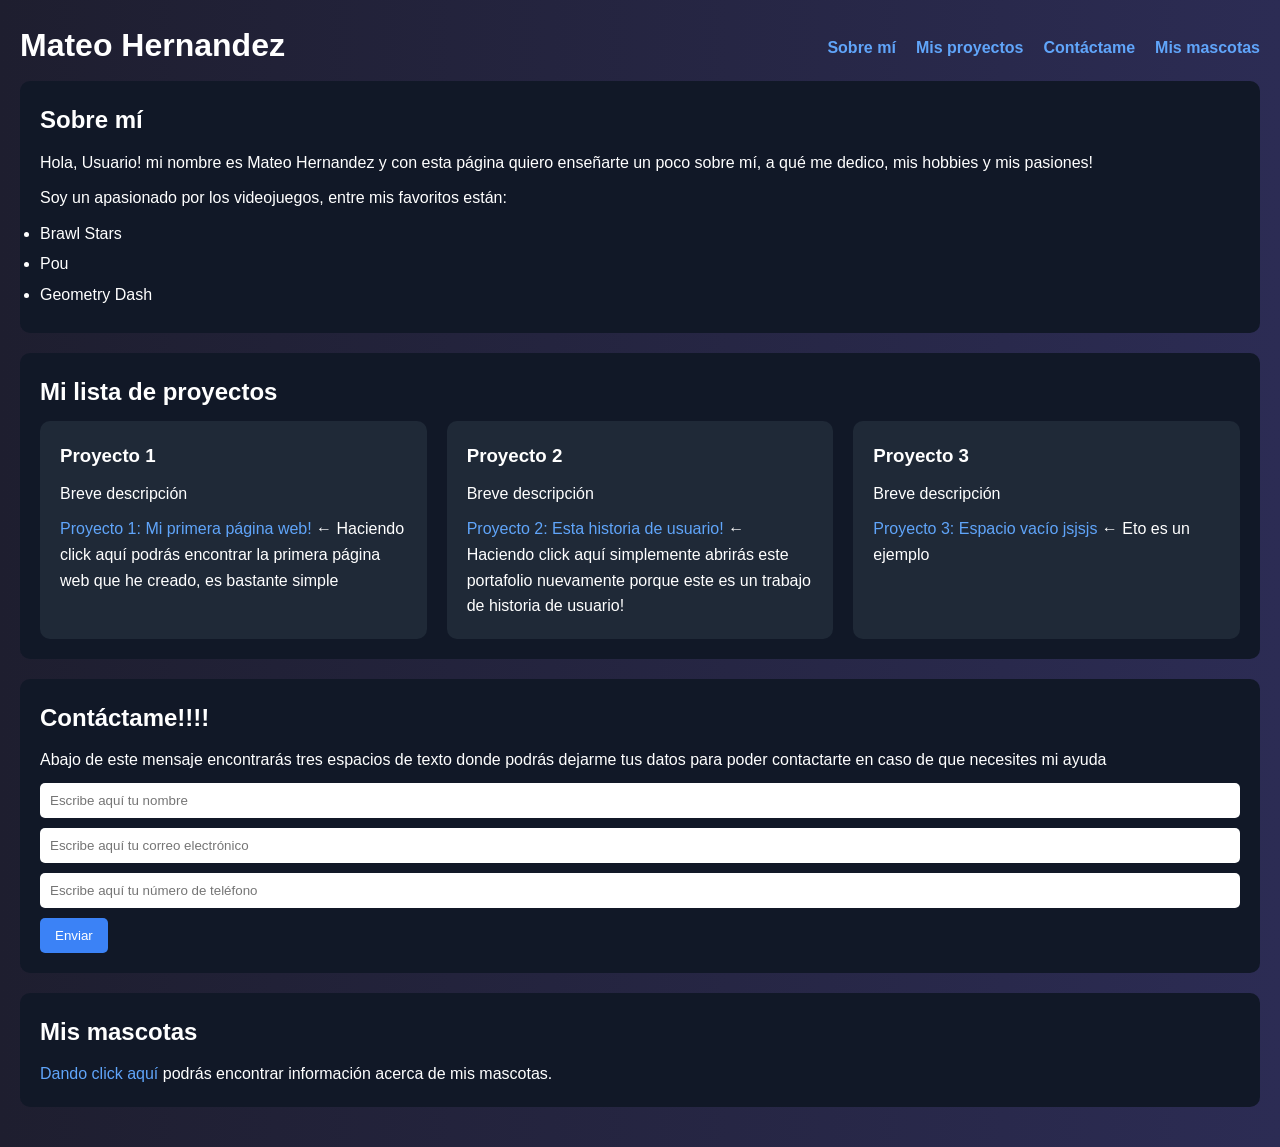
<file: index.html>
<!DOCTYPE html>
<html lang="es">
<head>
    <link rel="stylesheet" href="styles.css">
    <meta name="viewport" content="width=device-width, initial-scale=1.0">
    <meta charset="UTF-8">
    <title>Mi Portafolio</title>
</head>
<body>
    <header>
        <h1> Mateo Hernandez</h1>
        <nav>
            <ul id="gustos">
                <li><a href="#Sobre-mí">Sobre mí</a></li>
                <li><a href="#Mi-lista-de-proyectos">Mis proyectos</a></li>
                <li><a href="#Contáctame!!!!">Contáctame</a></li>
                <li><a href="mascotas.html">Mis mascotas</a></li>
            </ul>
        </nav>
    </header>
    <section id="Sobre-mí"> 
        <h2>Sobre mí</h2> 
            <p> Hola, Usuario! mi nombre es Mateo Hernandez y con esta página quiero enseñarte un poco sobre mí, a qué me dedico, mis hobbies y mis pasiones!</p>
            <div class="pasiones">
                <p> Soy un apasionado por los videojuegos, entre mis favoritos están:</p>   
                    <ul class ="listado">
                        <li>Brawl Stars</li>
                        <li>Pou</li>
                        <li>Geometry Dash</li>
                    </ul>
            </div>

            <div class="pasion2">

            </div>      
    </section>

    <section id="Mi-lista-de-proyectos">
        <h2>Mi lista de proyectos</h2>
        <div class="grid">
            <div class="csstarjeta">
                <h3> Proyecto 1</h3>
                 <p> Breve descripción</p>
                 <a href="#">Proyecto 1: Mi primera página web!</a> ← Haciendo click aquí podrás encontrar la primera página web que he creado, es bastante simple
            </div>
            
            <div class="csstarjeta">
                <h3> Proyecto 2 </h3>
                <p> Breve descripción </p>
                <a href="#">Proyecto 2: Esta historia de usuario!</a> ← Haciendo click aquí simplemente abrirás este portafolio nuevamente porque este es un trabajo de historia de usuario!
            </div>
            <div class="csstarjeta">
                <h3> Proyecto 3</h3>
                <p> Breve descripción </p>
                <a href="#">Proyecto 3: Espacio vacío jsjsjs</a> ← Eto es un ejemplo
            </div>
        </div>
    </section>
    
    <section id ="Contáctame!!!!">
        <h1> Contáctame!!!!</h1>
        <p> Abajo de este mensaje encontrarás tres espacios de texto donde podrás dejarme tus datos para poder contactarte en caso de que necesites mi ayuda</p>
        <form id="espaciodeabajito">
            <input type="text" placeholder="Escribe aquí tu nombre">
        <br>
            <input type="text" placeholder="Escribe aquí tu correo electrónico">
        <br>
            <input type="text" placeholder="Escribe aquí tu número de teléfono">
        <br>
            <button type ="submit">Enviar</button>
        </form>
    </section>

    <section id ="contactame">
        <h2> Mis mascotas</h2>
            <a href="mascotas.html"> Dando click aquí </a> podrás encontrar información acerca de mis mascotas. 
    </section>
</body>
</html>
</file>
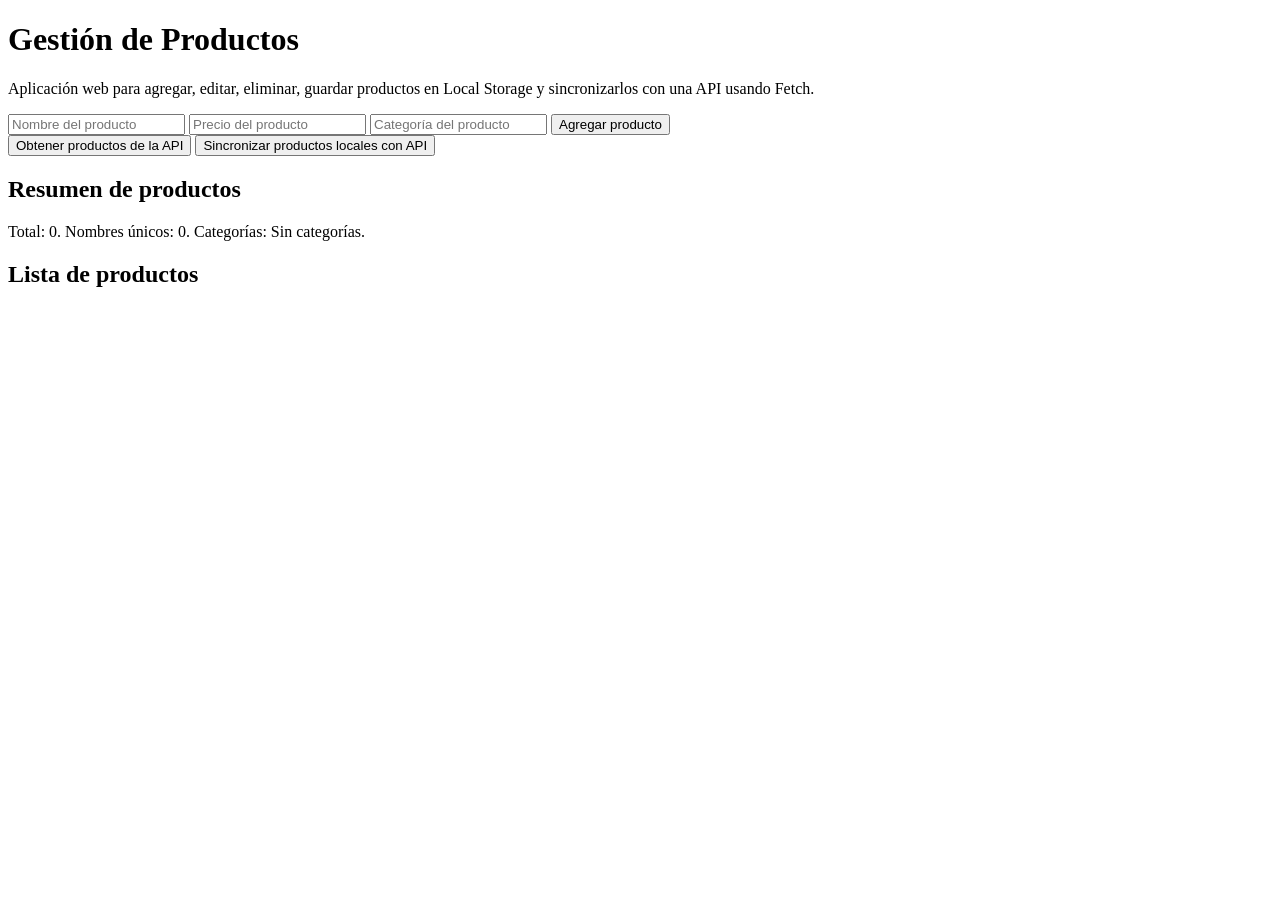
<file: JavaScript/h4/index.html>
<!DOCTYPE html>
<html lang="es">
<head>
    <meta charset="UTF-8">

    <meta name="viewport" content="width=device-width, initial-scale=1.0">

    <title>Historia de Usuario 4 - Gestión de Productos</title>
</head>
<body>

    <!-- ======================================================
         TÍTULO E INSTRUCCIÓN PRINCIPAL
    ====================================================== -->
    <h1>Gestión de Productos</h1>

    <p>
        Aplicación web para agregar, editar, eliminar, guardar productos
        en Local Storage y sincronizarlos con una API usando Fetch.
    </p>

    <!-- Mensaje dinámico de éxito o error -->
    <p id="mensaje"></p>


    <!-- ======================================================
         FORMULARIO PARA AGREGAR PRODUCTOS
    ====================================================== -->
    <form id="formProducto">

        <input 
            type="text" 
            id="inputNombre" 
            placeholder="Nombre del producto"
        >

        <input 
            type="number" 
            id="inputPrecio" 
            placeholder="Precio del producto"
        >

        <input 
            type="text" 
            id="inputCategoria" 
            placeholder="Categoría del producto"
        >

        <button type="submit">Agregar producto</button>
    </form>


    <!-- ======================================================
         BOTONES DE ACCIONES CON API
    ====================================================== -->
    <button id="btnObtenerApi">Obtener productos de la API</button>

    <button id="btnSincronizarApi">Sincronizar productos locales con API</button>


    <!-- ======================================================
         INFORMACIÓN EXTRA DE ESTRUCTURAS DE DATOS
    ====================================================== -->
    <h2>Resumen de productos</h2>

    <p id="resumenProductos">No hay productos registrados.</p>


    <!-- ======================================================
         LISTA DONDE SE RENDERIZAN LOS PRODUCTOS
    ====================================================== -->
    <h2>Lista de productos</h2>

    <ul id="listaProductos"></ul>


    <!-- Enlace al archivo JavaScript -->
    <script src="app.js"></script>
</body>
</html>
</file>
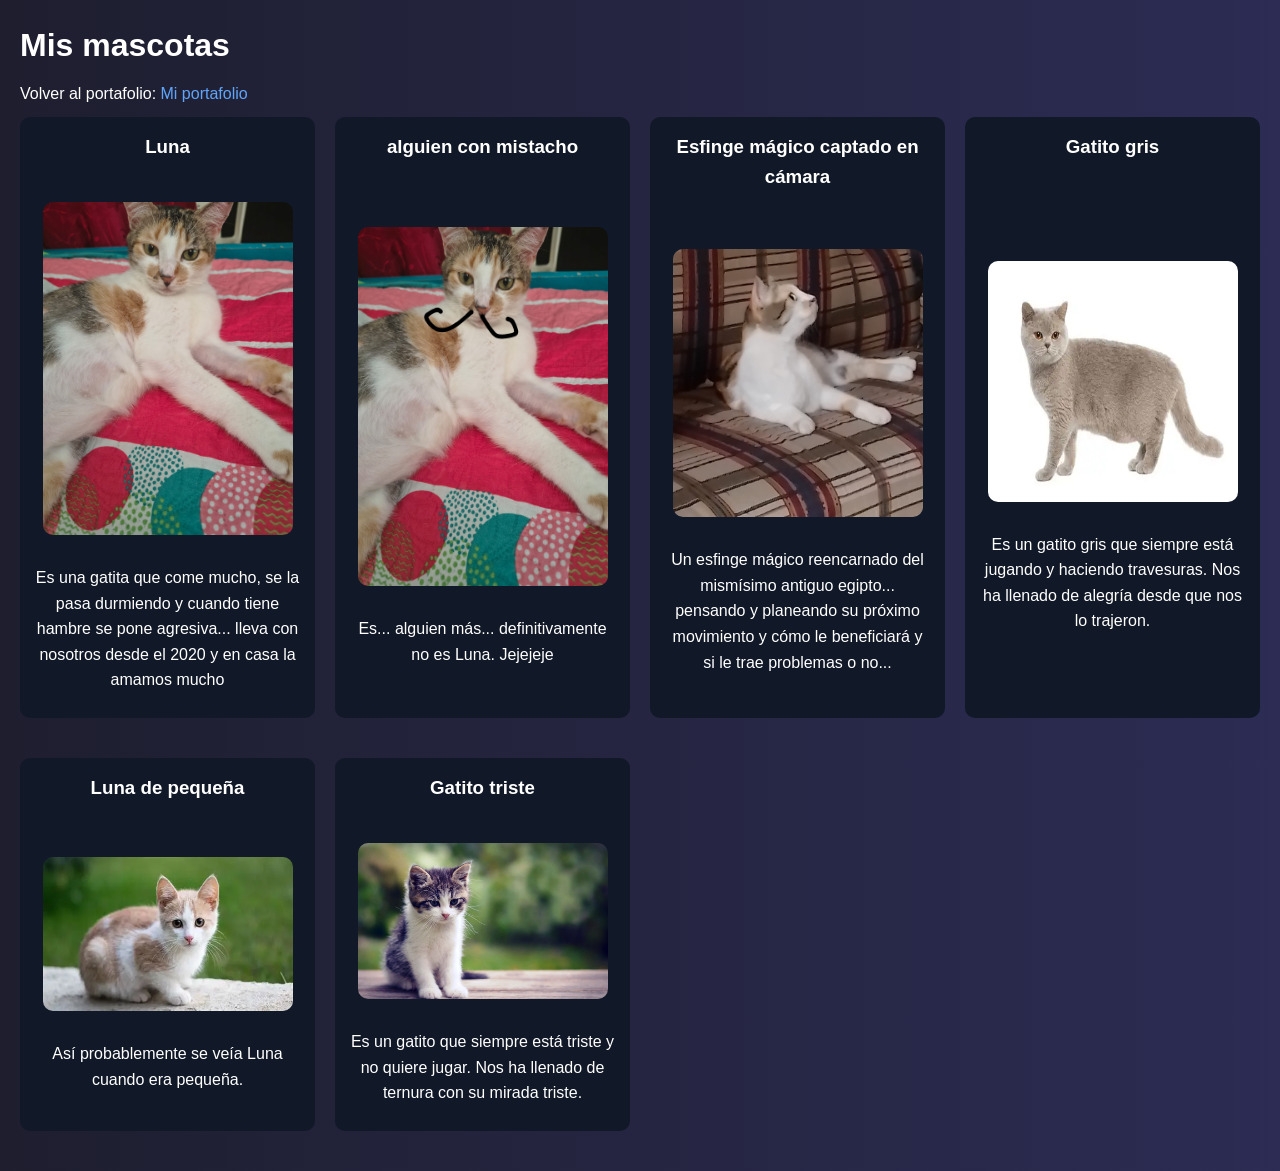
<file: mascotas.html>
<!DOCTYPE html>
<html lang="es">
<head>    
    <link rel="stylesheet" href="styles.css">
    <meta name="viewport" content="width=device-width, initial-scale=1.0">
    <meta charset="UTF-8">

    <title>Mis mascotas</title>
</head>    
<body> 
    <h1> Mis mascotas</h1>
    <p> Volver al portafolio: <a href="index.html"> Mi portafolio</a>         
    </p>
<div class="galeria">
    <article class="gatitos">
        <h3> Luna</h3>
            <img src="assets/9fe1a659-79a0-49b8-bf46-787d16fcb872.jpeg">
        <p> Es una gatita que come mucho, se la pasa durmiendo y cuando tiene hambre se pone agresiva... lleva con nosotros desde el 2020 y en casa la amamos mucho</p>
    </article>
    <article class="gatitos">
        <h3> alguien con mistacho</h3>
        <img src="assets/1f81122f-22fa-400a-b50a-2ba7b150a07e.jpeg">
        <p> Es... alguien más... definitivamente no es Luna. Jejejeje</p>
    </article>
    <article class="gatitos">
        <h3> Esfinge mágico captado en cámara</h3>
        <img src="assets/7724724c-63b3-4f92-b738-6351176a36d3.jpeg">
        <p> Un esfinge mágico reencarnado del mismísimo antiguo egipto... pensando y planeando su próximo movimiento y cómo le beneficiará y si le trae problemas o no...</p>
    </article>
    <article class="gatitos">
        <h3> Gatito gris</h3>
        <img src="assets/ola.webp">
        <p> Es un gatito gris que siempre está jugando y haciendo travesuras. Nos ha llenado de alegría desde que nos lo trajeron.</p>
    </article>
    <article class="gatitos">
        <h3> Luna de pequeña</h3>
        <img src="assets/lunapequeña.webp">
        <p>Así probablemente se veía Luna cuando era pequeña.</p>
    </article>
    <article class="gatitos">
        <h3> Gatito triste</h3>
        <img src="assets/gatitotriste.jpg">
        <p> Es un gatito que siempre está triste y no quiere jugar. Nos ha llenado de ternura con su mirada triste.</p>
    </article>
</div>
</body>
</html>
</file>
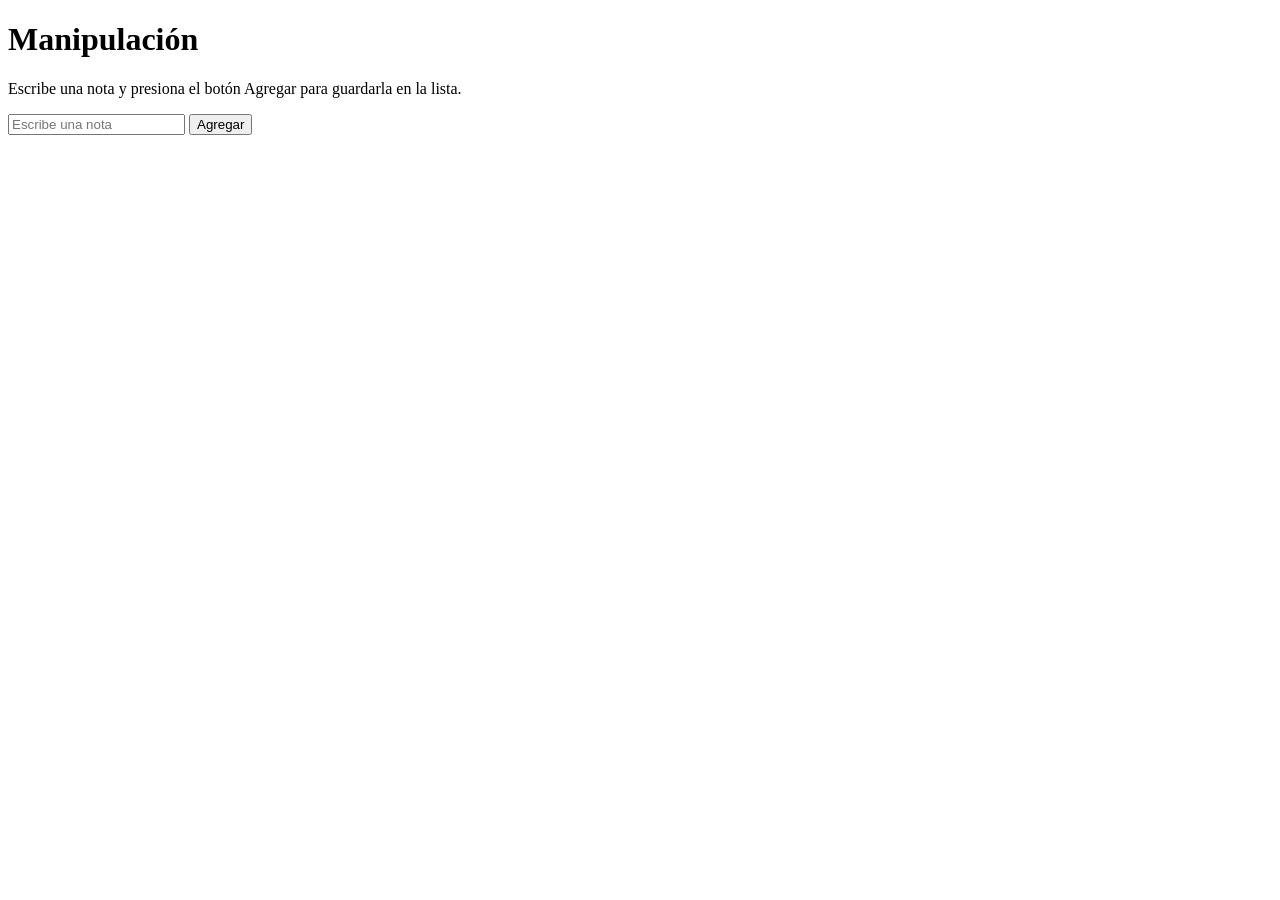
<file: JavaScript/manipulacion_dom.html>
<!DOCTYPE html>
<html lang="es">
<head>
    <meta charset="UTF-8">
    <meta name="viewport" content="width=device-width, initial-scale=1.0">
    <title>Manipulación del DOM</title>
</head>
<body>
    <h1>Manipulación</h1>
    <p>Escribe una nota y presiona el botón Agregar para guardarla en la lista.</p>
    <input type="text" id="inputNota" placeholder="Escribe una nota">
    <button id="btnAgregar">Agregar</button>
    <p id="mensaje"></p>
    <ul id="listaNotas"></ul>
    <script src="manipulacion_dom.js"></script>
</body>
</html>
</file>
<file: styles.css>
* {
    margin: 0;
    padding: 0;
    box-sizing: border-box;
}

body {
    font-family: Arial, Helvetica, sans-serif;
    background: linear-gradient(to right, #1e1e2f, #2c2c54);
    color: #ffffff;
    line-height: 1.6;
    padding: 20px;
}

#listado {
    padding-left: 20px;
}

#pasiones {
    background-color: #000000;
}


header {
    display: flex;
    justify-content: space-between;
    align-items: center;
}

header h1 {
    text-align: center;
    margin-bottom: 10px;
}

nav ul {
    display: flex;
    justify-content: center;
    gap: 20px;
    list-style: none;
}

nav a {
    text-decoration: none;
    color: #60a5fa;
    font-weight: bold;
    transition: 0.3s;
}

nav a:hover {
    color: #93c5fd;
}


section {
    background: #111827;
    padding: 20px;
    margin-bottom: 20px;
    border-radius: 10px;
}


h1, h2, h3 {
    margin-bottom: 10px;
}

p {
    margin-bottom: 10px;
}


ul li {
    margin-bottom: 5px;
}


a {
    color: #60a5fa;
    text-decoration: none;
}

a:hover {
    text-decoration: underline;
}


form {
    margin-top: 10px;
}

input {
    width: 100%;
    padding: 10px;
    margin-bottom: 10px;
    border: none;
    border-radius: 5px;
}

.grid {
    display: grid;
    grid-template-columns: repeat(3, 1fr);
    gap: 20px;
}

.gatitos {
    display: flex;
    flex-wrap: wrap;
    gap: 20px;
    justify-content: center;
}

.galeria {
    display: grid;
    grid-template-columns: repeat(auto-fit, minmax(250px, 1fr));
    flex-wrap: wrap;
    gap: 20px;
    justify-content: center;
}



.csstarjeta {
    background: #1f2937;    /* color de fondo */
    padding: 20px;          /* espacio interno */
    border-radius: 10px;    /* bordes redondeados */
    transition: transform 0.3s; /* animación suave */
}

.csstarjeta:hover {
    transform: scale(1.02); /* crece un poco al pasar el mouse */
}

button {
    padding: 10px 15px;
    background: #3b82f6;
    border: none;
    border-radius: 5px;
    color: white;
    cursor: pointer;
    transition: 0.3s;
}

button:hover {
    background: #2563eb;
}


article {
    background: #111827;
    margin-bottom: 20px;
    padding: 15px;
    border-radius: 10px;
    text-align: center;
    transition: transform 0.3s;
}

article:hover {
    transform: scale(1.02);
}


img {
    width: 250px;
    height: auto;
    border-radius: 10px;
    margin: 10px 0;
}


@media (max-width: 600px) {
    nav ul {
        flex-direction: column;
        align-items: center;
    }

    img {
        width: 100%;
    }
}
</file>
